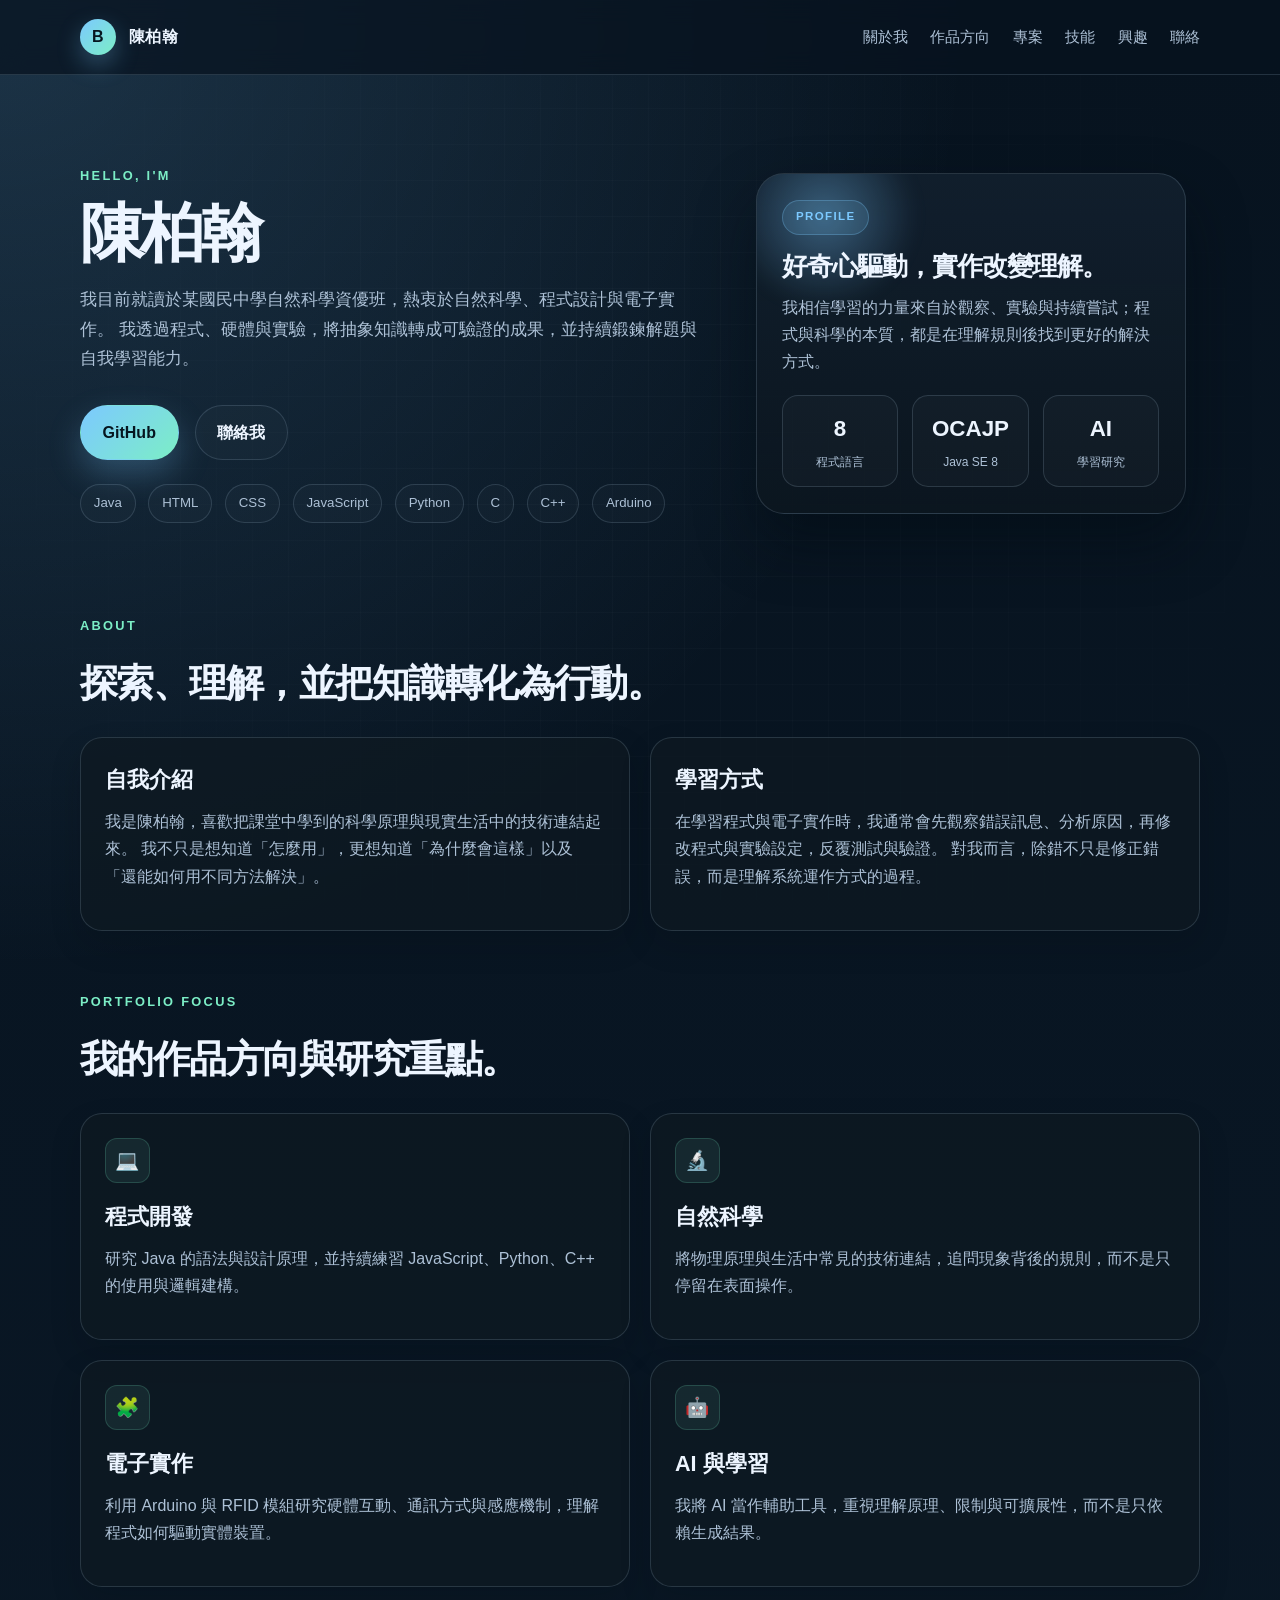
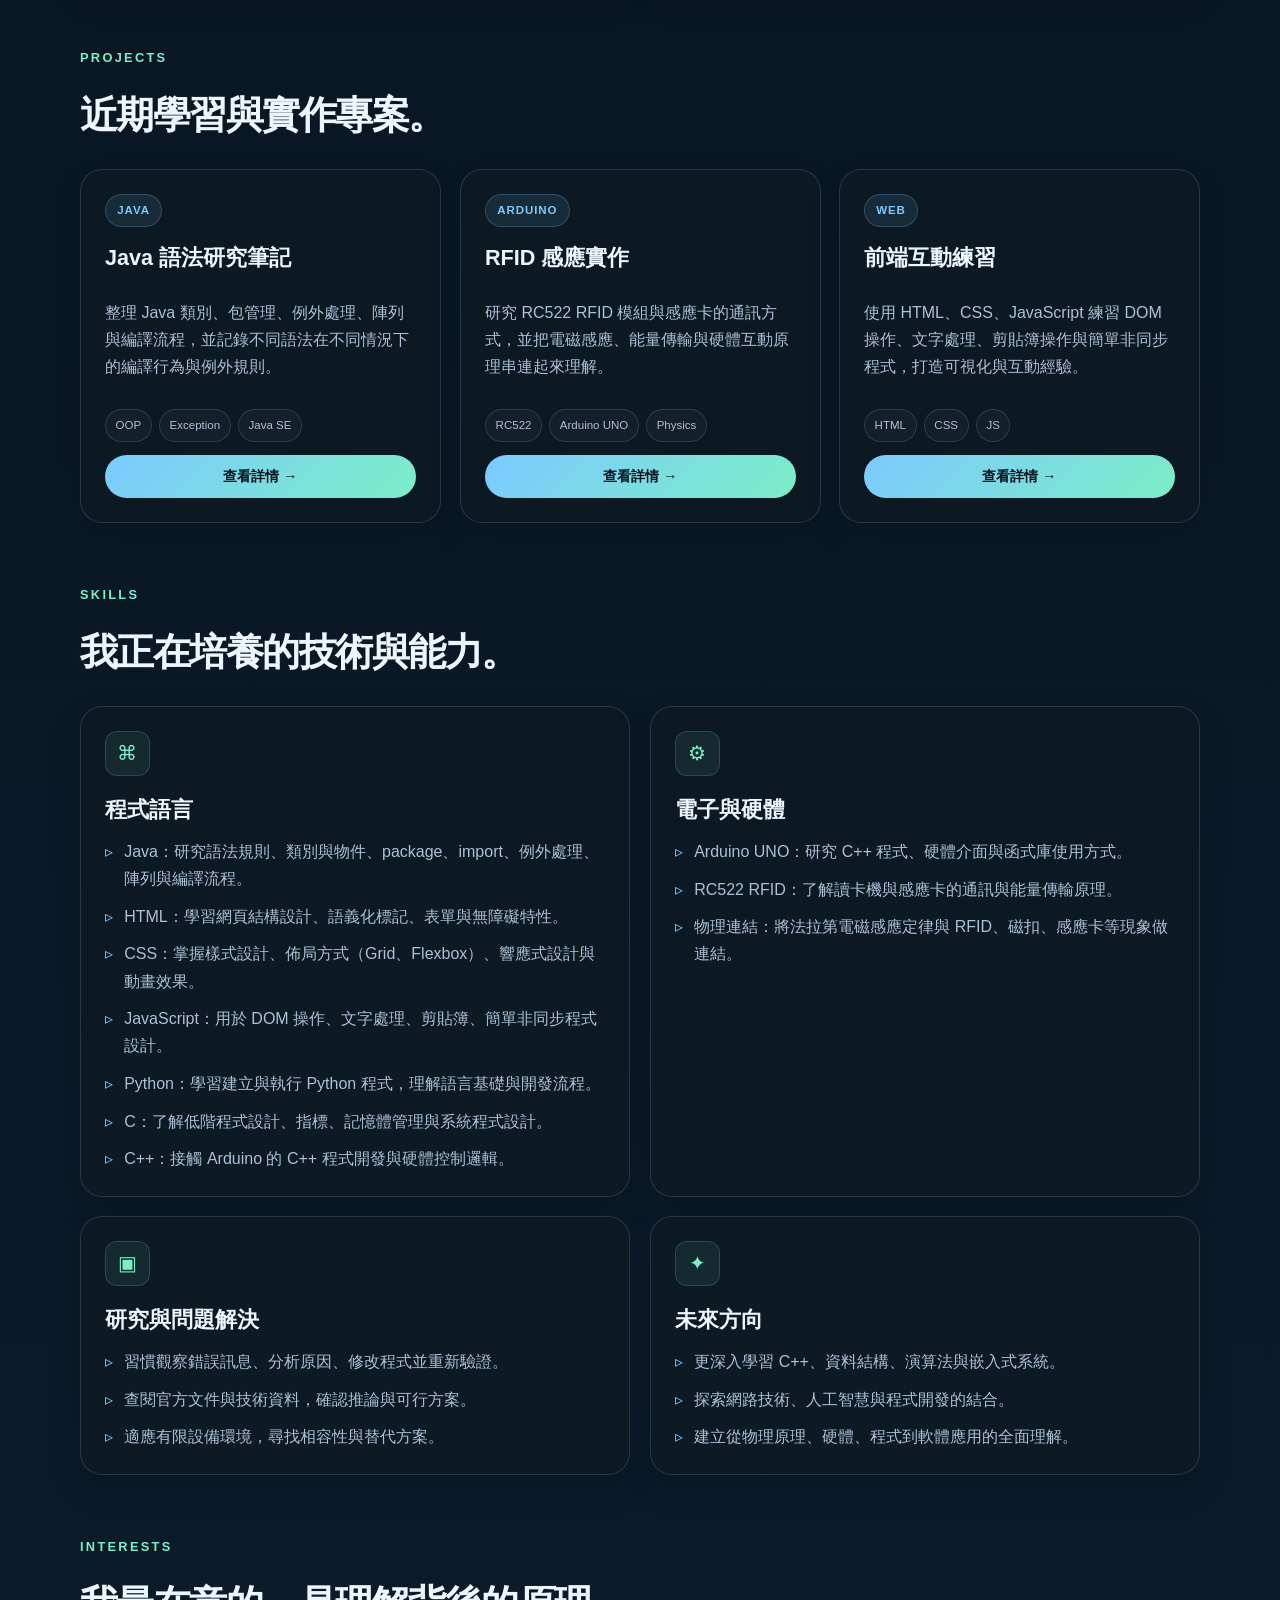
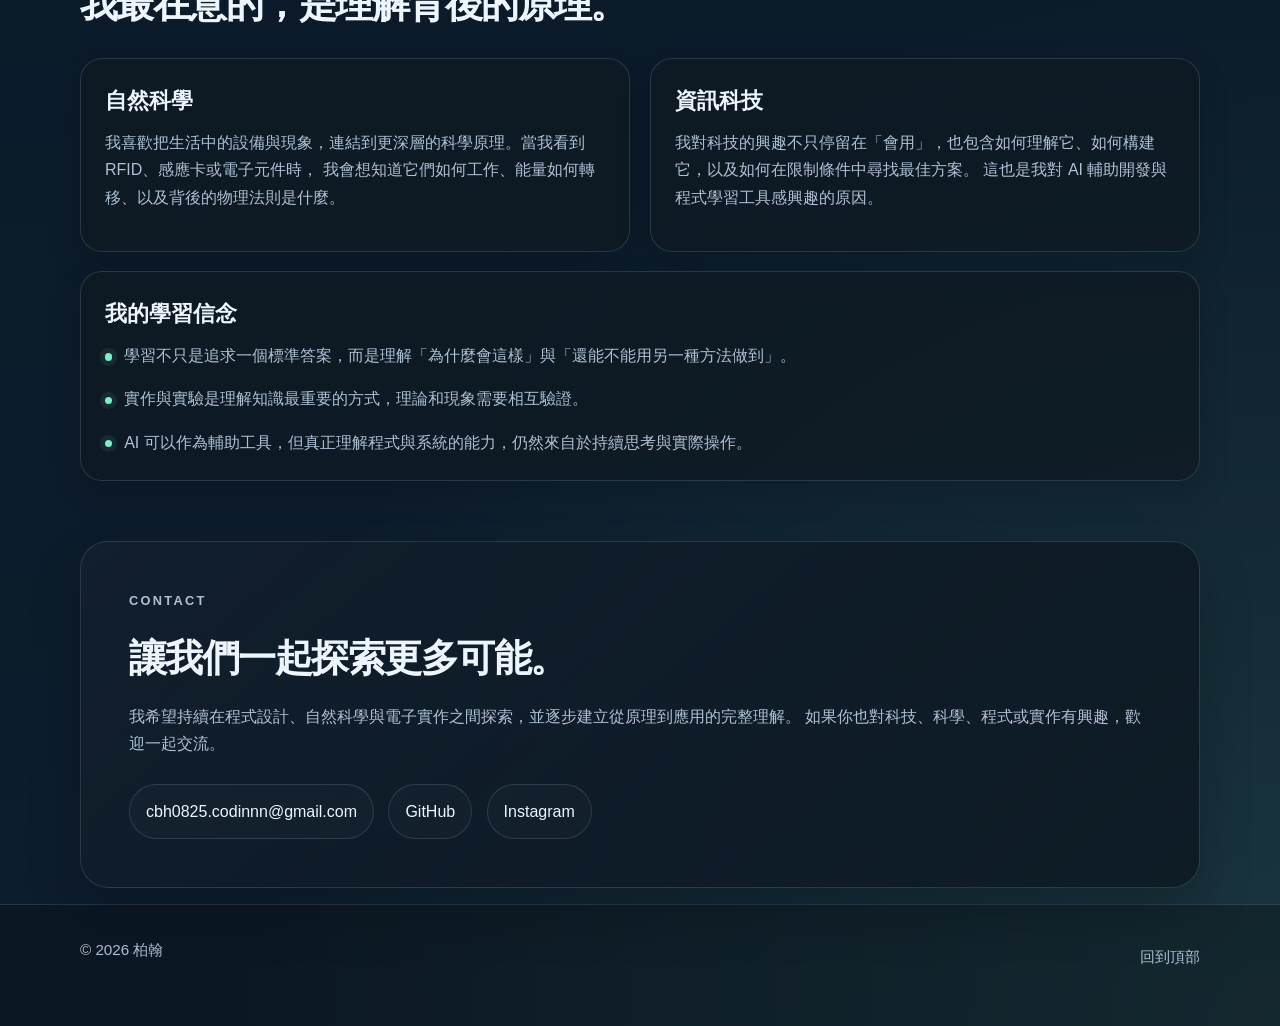
<file: index.html>
<!DOCTYPE html>
<html lang="zh-Hant">

<head>
    <!-- Google tag (gtag.js) -->
    <script async src="https://www.googletagmanager.com/gtag/js?id=G-JLL4PDPGGX"></script>
    <script>
      window.dataLayer = window.dataLayer || [];
      function gtag(){dataLayer.push(arguments);}
      gtag('js', new Date());
      gtag('config', 'G-JLL4PDPGGX');
    </script>
    <meta charset="UTF-8" />
    <meta name="viewport" content="width=device-width, initial-scale=1.0" />
    <meta name="description" content="陳柏翰的自我介紹網站，分享我的學習旅程、程式設計興趣、自然科學探索與電子實作研究。" />
    <meta name="keywords" content="陳柏翰, 自我介紹, 程式設計, 自然科學, Arduino, Java, JavaScript, Python, C++, RFID" />
    <meta name="author" content="陳柏翰" />
    <meta name="robots" content="index, follow" />
    <meta property="og:title" content="陳柏翰｜自然科學與資訊科技探索者" />
    <meta property="og:description" content="從程式設計到電子實作，探索自然科學與資訊科技的交會點。" />
    <meta property="og:type" content="website" />
    <meta property="og:image" content="" />
    <title>陳柏翰｜自然科學與資訊科技探索者</title>
    <link rel="stylesheet" href="css/styles.css" />
</head>

<body>
    <header class="site-header">
        <nav class="navbar container" aria-label="主導覽">
            <a class="brand" href="#top" aria-label="回到首頁">
                <span class="brand-mark">B</span>
                <span>陳柏翰</span>
            </a>
            <div class="nav-links">
                <a href="#about">關於我</a>
                <a href="#portfolio">作品方向</a>
                <a href="#projects">專案</a>
                <a href="#skills">技能</a>
                <a href="#interests">興趣</a>
                <a href="#contact">聯絡</a>
            </div>
        </nav>
    </header>

    <main id="top">
        <section class="hero" aria-labelledby="hero-title">
            <div class="container hero-grid">
                <div class="hero-copy reveal">
                    <p class="eyebrow">Hello, I'm</p>
                    <h1 id="hero-title">陳柏翰</h1>
                    <p class="lead">
                        我目前就讀於某國民中學自然科學資優班，熱衷於自然科學、程式設計與電子實作。
                        我透過程式、硬體與實驗，將抽象知識轉成可驗證的成果，並持續鍛鍊解題與自我學習能力。
                    </p>

                    <div class="cta-row">
                        <a class="primary-btn" href="https://github.com/cbh-0825" target="_blank"
                            rel="noopener noreferrer">GitHub</a>
                        <a class="secondary-btn" href="#contact">聯絡我</a>
                    </div>

                    <div class="mini-meta" aria-label="興趣標籤">
                        <span>Java</span>
                        <span>HTML</span>
                        <span>CSS</span>
                        <span>JavaScript</span>
                        <span>Python</span>
                        <span>C</span>
                        <span>C++</span>
                        <span>Arduino</span>
                    </div>
                </div>

                <div class="hero-panel reveal">
                    <aside class="hero-card" aria-label="個人簡介卡片">
                        <div class="profile-tag">Profile</div>
                        <h2>好奇心驅動，實作改變理解。</h2>
                        <p>
                            我相信學習的力量來自於觀察、實驗與持續嘗試；程式與科學的本質，都是在理解規則後找到更好的解決方式。
                        </p>

                        <div class="stat-list">
                            <div class="stat">
                                <strong>8</strong>
                                <span>程式語言</span>
                            </div>
                            <div class="stat">
                                <strong>OCAJP</strong>
                                <span>Java SE 8</span>
                            </div>
                            <div class="stat">
                                <strong>AI</strong>
                                <span>學習研究</span>
                            </div>
                        </div>
                    </aside>
                </div>
            </div>
        </section>

        <section id="about" class="section" aria-labelledby="about-heading">
            <div class="container">
                <div class="section-head reveal">
                    <p class="eyebrow">About</p>
                    <h2 id="about-heading">探索、理解，並把知識轉化為行動。</h2>
                </div>

                <div class="split-grid">
                    <article class="card reveal">
                        <h3>自我介紹</h3>
                        <p>
                            我是陳柏翰，喜歡把課堂中學到的科學原理與現實生活中的技術連結起來。
                            我不只是想知道「怎麼用」，更想知道「為什麼會這樣」以及「還能如何用不同方法解決」。
                        </p>
                    </article>

                    <article class="card reveal">
                        <h3>學習方式</h3>
                        <p>
                            在學習程式與電子實作時，我通常會先觀察錯誤訊息、分析原因，再修改程式與實驗設定，反覆測試與驗證。
                            對我而言，除錯不只是修正錯誤，而是理解系統運作方式的過程。
                        </p>
                    </article>
                </div>
            </div>
        </section>

        <section id="portfolio" class="section" aria-labelledby="portfolio-heading">
            <div class="container">
                <div class="section-head reveal">
                    <p class="eyebrow">Portfolio Focus</p>
                    <h2 id="portfolio-heading">我的作品方向與研究重點。</h2>
                </div>

                <div class="cards-grid">
                    <article class="card reveal">
                        <span class="icon" aria-hidden="true">💻</span>
                        <h3>程式開發</h3>
                        <p>研究 Java 的語法與設計原理，並持續練習 JavaScript、Python、C++ 的使用與邏輯建構。</p>
                    </article>

                    <article class="card reveal">
                        <span class="icon" aria-hidden="true">🔬</span>
                        <h3>自然科學</h3>
                        <p>將物理原理與生活中常見的技術連結，追問現象背後的規則，而不是只停留在表面操作。</p>
                    </article>

                    <article class="card reveal">
                        <span class="icon" aria-hidden="true">🧩</span>
                        <h3>電子實作</h3>
                        <p>利用 Arduino 與 RFID 模組研究硬體互動、通訊方式與感應機制，理解程式如何驅動實體裝置。</p>
                    </article>

                    <article class="card reveal">
                        <span class="icon" aria-hidden="true">🤖</span>
                        <h3>AI 與學習</h3>
                        <p>我將 AI 當作輔助工具，重視理解原理、限制與可擴展性，而不是只依賴生成結果。</p>
                    </article>
                </div>
            </div>
        </section>

        <section id="projects" class="section" aria-labelledby="projects-heading">
            <div class="container">
                <div class="section-head reveal">
                    <p class="eyebrow">Projects</p>
                    <h2 id="projects-heading">近期學習與實作專案。</h2>
                </div>

                <div class="project-grid">
                    <article class="card project-card reveal">
                        <span class="project-tag">Java</span>
                        <h3>Java 語法研究筆記</h3>
                        <p>整理 Java 類別、包管理、例外處理、陣列與編譯流程，並記錄不同語法在不同情況下的編譯行為與例外規則。</p>
                        <div class="project-meta">
                            <span>OOP</span>
                            <span>Exception</span>
                            <span>Java SE</span>
                        </div>
                        <a href="projects/projects.html#java" class="card-link">查看詳情 →</a>
                    </article>

                    <article class="card project-card reveal">
                        <span class="project-tag">Arduino</span>
                        <h3>RFID 感應實作</h3>
                        <p>研究 RC522 RFID 模組與感應卡的通訊方式，並把電磁感應、能量傳輸與硬體互動原理串連起來理解。</p>
                        <div class="project-meta">
                            <span>RC522</span>
                            <span>Arduino UNO</span>
                            <span>Physics</span>
                        </div>
                        <a href="projects/projects.html#rfid" class="card-link">查看詳情 →</a>
                    </article>

                    <article class="card project-card reveal">
                        <span class="project-tag">Web</span>
                        <h3>前端互動練習</h3>
                        <p>使用 HTML、CSS、JavaScript 練習 DOM 操作、文字處理、剪貼簿操作與簡單非同步程式，打造可視化與互動經驗。</p>
                        <div class="project-meta">
                            <span>HTML</span>
                            <span>CSS</span>
                            <span>JS</span>
                        </div>
                        <a href="projects/projects.html#web" class="card-link">查看詳情 →</a>
                    </article>
                </div>
            </div>
        </section>

        <section id="skills" class="section" aria-labelledby="skills-heading">
            <div class="container">
                <div class="section-head reveal">
                    <p class="eyebrow">Skills</p>
                    <h2 id="skills-heading">我正在培養的技術與能力。</h2>
                </div>

                <div class="cards-grid">
                    <article class="card reveal">
                        <span class="icon" aria-hidden="true">⌘</span>
                        <h3>程式語言</h3>
                        <ul class="skill-list">
                            <li>Java：研究語法規則、類別與物件、package、import、例外處理、陣列與編譯流程。</li>
                            <li>HTML：學習網頁結構設計、語義化標記、表單與無障礙特性。</li>
                            <li>CSS：掌握樣式設計、佈局方式（Grid、Flexbox）、響應式設計與動畫效果。</li>
                            <li>JavaScript：用於 DOM 操作、文字處理、剪貼簿、簡單非同步程式設計。</li>
                            <li>Python：學習建立與執行 Python 程式，理解語言基礎與開發流程。</li>
                            <li>C：了解低階程式設計、指標、記憶體管理與系統程式設計。</li>
                            <li>C++：接觸 Arduino 的 C++ 程式開發與硬體控制邏輯。</li>
                        </ul>
                    </article>

                    <article class="card reveal">
                        <span class="icon" aria-hidden="true">⚙</span>
                        <h3>電子與硬體</h3>
                        <ul class="skill-list">
                            <li>Arduino UNO：研究 C++ 程式、硬體介面與函式庫使用方式。</li>
                            <li>RC522 RFID：了解讀卡機與感應卡的通訊與能量傳輸原理。</li>
                            <li>物理連結：將法拉第電磁感應定律與 RFID、磁扣、感應卡等現象做連結。</li>
                        </ul>
                    </article>

                    <article class="card reveal">
                        <span class="icon" aria-hidden="true">▣</span>
                        <h3>研究與問題解決</h3>
                        <ul class="skill-list">
                            <li>習慣觀察錯誤訊息、分析原因、修改程式並重新驗證。</li>
                            <li>查閱官方文件與技術資料，確認推論與可行方案。</li>
                            <li>適應有限設備環境，尋找相容性與替代方案。</li>
                        </ul>
                    </article>

                    <article class="card reveal">
                        <span class="icon" aria-hidden="true">✦</span>
                        <h3>未來方向</h3>
                        <ul class="skill-list">
                            <li>更深入學習 C++、資料結構、演算法與嵌入式系統。</li>
                            <li>探索網路技術、人工智慧與程式開發的結合。</li>
                            <li>建立從物理原理、硬體、程式到軟體應用的全面理解。</li>
                        </ul>
                    </article>
                </div>
            </div>
        </section>

        <section id="interests" class="section" aria-labelledby="interests-heading">
            <div class="container">
                <div class="section-head reveal">
                    <p class="eyebrow">Interests</p>
                    <h2 id="interests-heading">我最在意的，是理解背後的原理。</h2>
                </div>

                <div class="split-grid">
                    <article class="card reveal">
                        <h3>自然科學</h3>
                        <p>
                            我喜歡把生活中的設備與現象，連結到更深層的科學原理。當我看到 RFID、感應卡或電子元件時，
                            我會想知道它們如何工作、能量如何轉移、以及背後的物理法則是什麼。
                        </p>
                    </article>

                    <article class="card reveal">
                        <h3>資訊科技</h3>
                        <p>
                            我對科技的興趣不只停留在「會用」，也包含如何理解它、如何構建它，以及如何在限制條件中尋找最佳方案。
                            這也是我對 AI 輔助開發與程式學習工具感興趣的原因。
                        </p>
                    </article>
                </div>

                <div class="card reveal" style="margin-top: 1.2rem;">
                    <h3>我的學習信念</h3>
                    <ul class="timeline">
                        <li>學習不只是追求一個標準答案，而是理解「為什麼會這樣」與「還能不能用另一種方法做到」。</li>
                        <li>實作與實驗是理解知識最重要的方式，理論和現象需要相互驗證。</li>
                        <li>AI 可以作為輔助工具，但真正理解程式與系統的能力，仍然來自於持續思考與實際操作。</li>
                    </ul>
                </div>
            </div>
        </section>

        <section id="contact" class="section" aria-labelledby="contact-heading">
            <div class="container">
                <div class="contact-box reveal">
                    <p class="eyebrow">Contact</p>
                    <h2 id="contact-heading">讓我們一起探索更多可能。</h2>
                    <p>
                        我希望持續在程式設計、自然科學與電子實作之間探索，並逐步建立從原理到應用的完整理解。
                        如果你也對科技、科學、程式或實作有興趣，歡迎一起交流。
                    </p>

                    <div class="contact-links">
                        <a href="mailto:cbh0825.codinnn@gmail.com">cbh0825.codinnn@gmail.com</a>
                        <a href="https://github.com/cbh-0825" target="_blank" rel="noopener noreferrer">GitHub</a>
                        <a href="https://instagram.com/hcchen._.825" target="_blank"
                            rel="noopener noreferrer">Instagram</a>
                    </div>
                </div>
            </div>
        </section>
    </main>

    <footer class="site-footer">
        <div class="container footer-inner">
            <p>© 2026 柏翰</p>
            <a href="#top">回到頂部</a>
        </div>
    </footer>

    <script>
        const revealItems = document.querySelectorAll('.reveal');
        const observer = new IntersectionObserver((entries) => {
            entries.forEach((entry) => {
                if (entry.isIntersecting) {
                    entry.target.classList.add('visible');
                    observer.unobserve(entry.target);
                }
            });
        }, { threshold: 0.18 });

        revealItems.forEach((item) => observer.observe(item));

        const prefersReducedMotion = window.matchMedia('(prefers-reduced-motion: reduce)').matches;
        if (!prefersReducedMotion) {
            document.addEventListener('pointermove', (event) => {
                const card = document.querySelector('.hero-card');
                if (!card) return;

                const x = (event.clientX / window.innerWidth - 0.5) * 18;
                const y = (event.clientY / window.innerHeight - 0.5) * 18;
                card.style.transform = `translate(${x * 0.8}px, ${y * 0.8}px)`;
            });
        }
    </script>
</body>

</html>
</file>
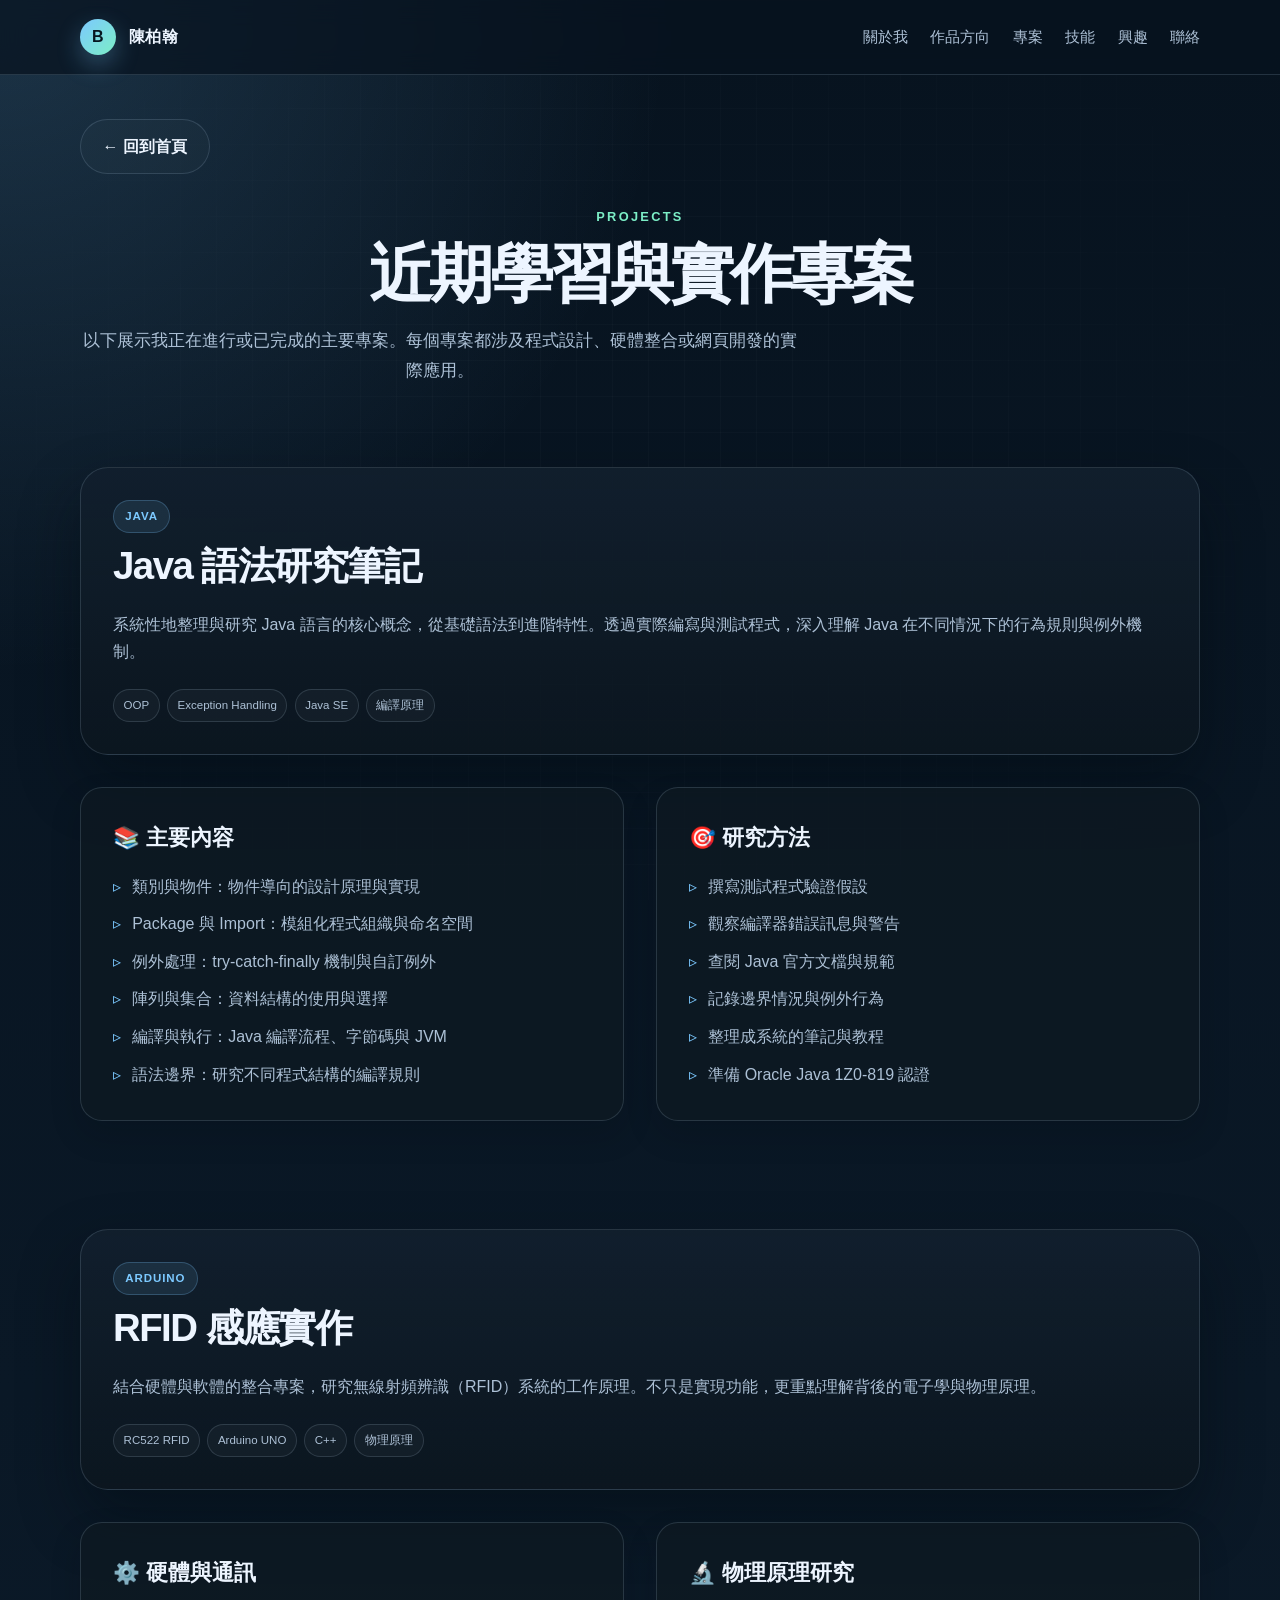
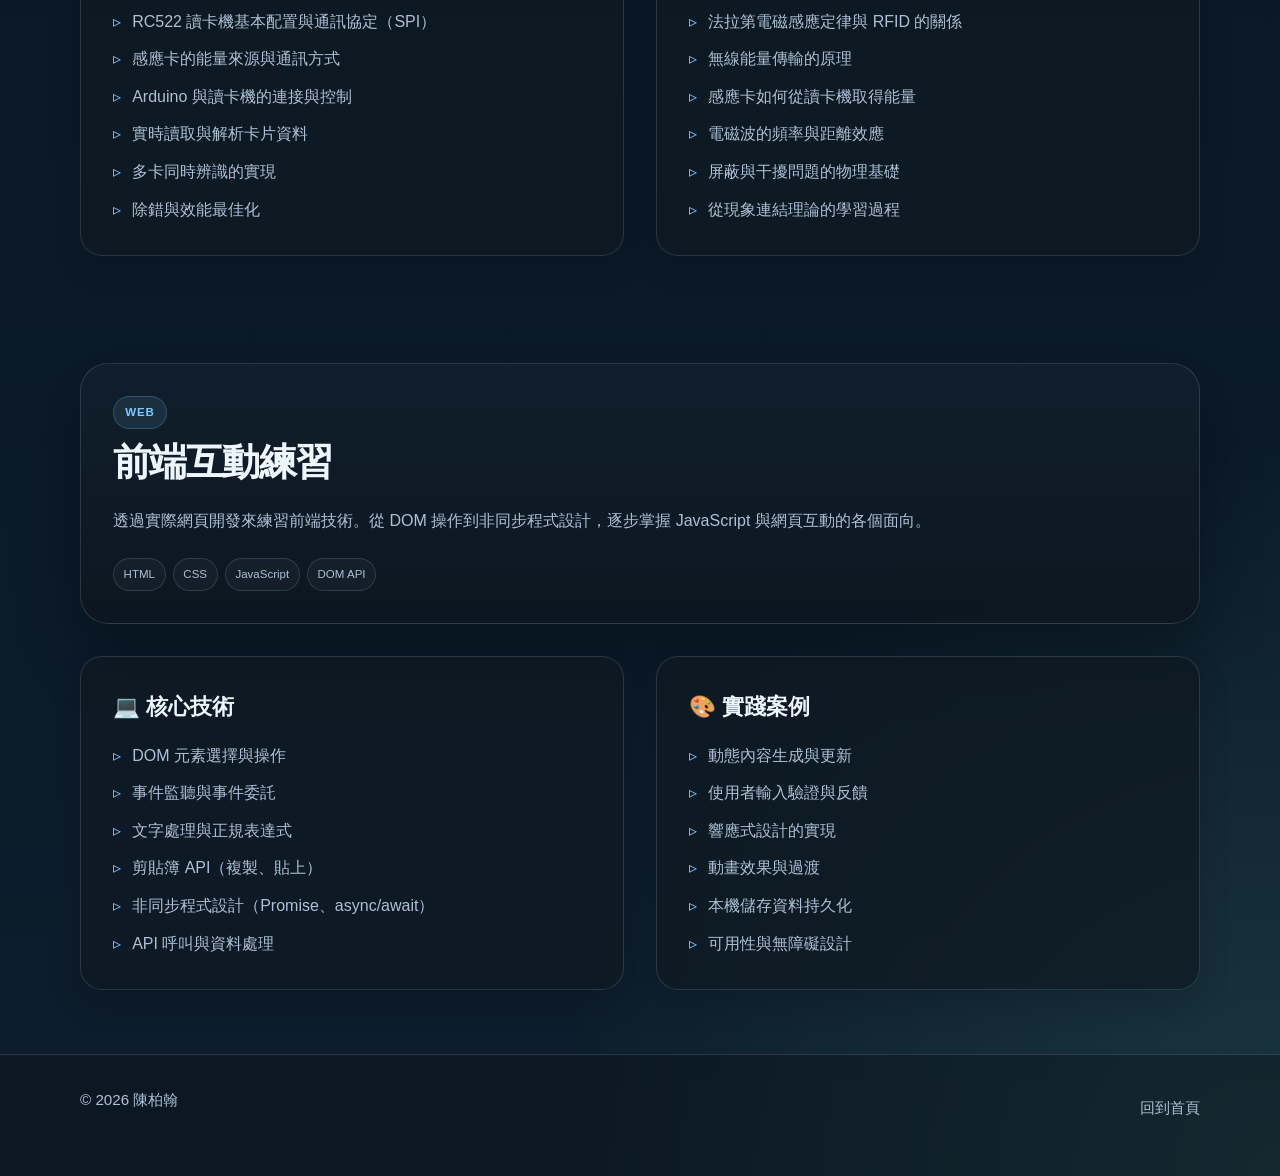
<file: projects/projects.html>
<!DOCTYPE html>
<html lang="zh-Hant">

<head>
    <!-- Google tag (gtag.js) -->
    <script async src="https://www.googletagmanager.com/gtag/js?id=G-JLL4PDPGGX"></script>
    <script>
      window.dataLayer = window.dataLayer || [];
      function gtag(){dataLayer.push(arguments);}
      gtag('js', new Date());
      gtag('config', 'G-JLL4PDPGGX');
    </script>
    <meta charset="UTF-8" />
    <meta name="viewport" content="width=device-width, initial-scale=1.0" />
    <meta name="description" content="陳柏翰的專案展示｜包括 Java 語法研究、RFID 感應實作與前端互動練習。" />
    <meta name="keywords" content="專案, Java, RFID, Arduino, 網頁開發, 前端" />
    <meta name="author" content="陳柏翰" />
    <meta name="robots" content="index, follow" />
    <meta property="og:title" content="陳柏翰的專案展示｜自然科學與資訊科技探索" />
    <meta property="og:description" content="近期學習與實作的專案合集。" />
    <meta property="og:type" content="website" />
    <title>專案展示｜陳柏翰</title>
    <link rel="stylesheet" href="../css/styles.css" />
</head>

<body>
    <header class="site-header">
        <nav class="navbar container" aria-label="主導覽">
            <a class="brand" href="../index.html" aria-label="回到首頁">
                <span class="brand-mark">B</span>
                <span>陳柏翰</span>
            </a>
            <div class="nav-links">
                <a href="../index.html#about">關於我</a>
                <a href="../index.html#portfolio">作品方向</a>
                <a href="../index.html#projects">專案</a>
                <a href="../index.html#skills">技能</a>
                <a href="../index.html#interests">興趣</a>
                <a href="../index.html#contact">聯絡</a>
            </div>
        </nav>
    </header>

    <main>
        <section class="section">
            <div class="container">
                <a href="../index.html#projects" class="back-btn">← 回到首頁</a>

                <div class="section-head reveal" style="text-align: center;">
                    <p class="eyebrow">Projects</p>
                    <h1>近期學習與實作專案</h1>
                    <p class="lead">以下展示我正在進行或已完成的主要專案。每個專案都涉及程式設計、硬體整合或網頁開發的實際應用。</p>
                </div>
            </div>
        </section>

        <!-- Java 專案 -->
        <section class="section" id="java">
            <div class="container">
                <div class="project-detail reveal">
                    <div class="project-header">
                        <span class="project-tag">Java</span>
                        <h2>Java 語法研究筆記</h2>
                        <p>系統性地整理與研究 Java 語言的核心概念，從基礎語法到進階特性。透過實際編寫與測試程式，深入理解 Java 在不同情況下的行為規則與例外機制。</p>
                        <div class="project-meta">
                            <span>OOP</span>
                            <span>Exception Handling</span>
                            <span>Java SE</span>
                            <span>編譯原理</span>
                        </div>
                    </div>

                    <div class="project-content">
                        <div class="project-section reveal">
                            <h3>📚 主要內容</h3>
                            <ul class="project-list">
                                <li>類別與物件：物件導向的設計原理與實現</li>
                                <li>Package 與 Import：模組化程式組織與命名空間</li>
                                <li>例外處理：try-catch-finally 機制與自訂例外</li>
                                <li>陣列與集合：資料結構的使用與選擇</li>
                                <li>編譯與執行：Java 編譯流程、字節碼與 JVM</li>
                                <li>語法邊界：研究不同程式結構的編譯規則</li>
                            </ul>
                        </div>

                        <div class="project-section reveal">
                            <h3>🎯 研究方法</h3>
                            <ul class="project-list">
                                <li>撰寫測試程式驗證假設</li>
                                <li>觀察編譯器錯誤訊息與警告</li>
                                <li>查閱 Java 官方文檔與規範</li>
                                <li>記錄邊界情況與例外行為</li>
                                <li>整理成系統的筆記與教程</li>
                                <li>準備 Oracle Java 1Z0-819 認證</li>
                            </ul>
                        </div>
                    </div>
                </div>
            </div>
        </section>

        <!-- RFID 專案 -->
        <section class="section" id="rfid">
            <div class="container">
                <div class="project-detail reveal">
                    <div class="project-header">
                        <span class="project-tag">Arduino</span>
                        <h2>RFID 感應實作</h2>
                        <p>結合硬體與軟體的整合專案，研究無線射頻辨識（RFID）系統的工作原理。不只是實現功能，更重點理解背後的電子學與物理原理。</p>
                        <div class="project-meta">
                            <span>RC522 RFID</span>
                            <span>Arduino UNO</span>
                            <span>C++</span>
                            <span>物理原理</span>
                        </div>
                    </div>

                    <div class="project-content">
                        <div class="project-section reveal">
                            <h3>⚙️ 硬體與通訊</h3>
                            <ul class="project-list">
                                <li>RC522 讀卡機基本配置與通訊協定（SPI）</li>
                                <li>感應卡的能量來源與通訊方式</li>
                                <li>Arduino 與讀卡機的連接與控制</li>
                                <li>實時讀取與解析卡片資料</li>
                                <li>多卡同時辨識的實現</li>
                                <li>除錯與效能最佳化</li>
                            </ul>
                        </div>

                        <div class="project-section reveal">
                            <h3>🔬 物理原理研究</h3>
                            <ul class="project-list">
                                <li>法拉第電磁感應定律與 RFID 的關係</li>
                                <li>無線能量傳輸的原理</li>
                                <li>感應卡如何從讀卡機取得能量</li>
                                <li>電磁波的頻率與距離效應</li>
                                <li>屏蔽與干擾問題的物理基礎</li>
                                <li>從現象連結理論的學習過程</li>
                            </ul>
                        </div>
                    </div>
                </div>
            </div>
        </section>

        <!-- 前端互動練習 -->
        <section class="section" id="web">
            <div class="container">
                <div class="project-detail reveal">
                    <div class="project-header">
                        <span class="project-tag">Web</span>
                        <h2>前端互動練習</h2>
                        <p>透過實際網頁開發來練習前端技術。從 DOM 操作到非同步程式設計，逐步掌握 JavaScript 與網頁互動的各個面向。</p>
                        <div class="project-meta">
                            <span>HTML</span>
                            <span>CSS</span>
                            <span>JavaScript</span>
                            <span>DOM API</span>
                        </div>
                    </div>

                    <div class="project-content">
                        <div class="project-section reveal">
                            <h3>💻 核心技術</h3>
                            <ul class="project-list">
                                <li>DOM 元素選擇與操作</li>
                                <li>事件監聽與事件委託</li>
                                <li>文字處理與正規表達式</li>
                                <li>剪貼簿 API（複製、貼上）</li>
                                <li>非同步程式設計（Promise、async/await）</li>
                                <li>API 呼叫與資料處理</li>
                            </ul>
                        </div>

                        <div class="project-section reveal">
                            <h3>🎨 實踐案例</h3>
                            <ul class="project-list">
                                <li>動態內容生成與更新</li>
                                <li>使用者輸入驗證與反饋</li>
                                <li>響應式設計的實現</li>
                                <li>動畫效果與過渡</li>
                                <li>本機儲存資料持久化</li>
                                <li>可用性與無障礙設計</li>
                            </ul>
                        </div>
                    </div>
                </div>
            </div>
        </section>
    </main>

    <footer class="site-footer">
        <div class="container footer-inner">
            <p>© 2026 陳柏翰</p>
            <a href="../index.html#top">回到首頁</a>
        </div>
    </footer>

    <script>
        const revealItems = document.querySelectorAll('.reveal');
        const observer = new IntersectionObserver((entries) => {
            entries.forEach((entry) => {
                if (entry.isIntersecting) {
                    entry.target.classList.add('visible');
                    observer.unobserve(entry.target);
                }
            });
        }, { threshold: 0.18 });

        revealItems.forEach((item) => observer.observe(item));

        const prefersReducedMotion = window.matchMedia('(prefers-reduced-motion: reduce)').matches;
        if (!prefersReducedMotion) {
            document.addEventListener('pointermove', (event) => {
                const headers = document.querySelectorAll('.project-header');
                headers.forEach((header) => {
                    const x = (event.clientX / window.innerWidth - 0.5) * 12;
                    const y = (event.clientY / window.innerHeight - 0.5) * 12;
                    header.style.transform = `translate(${x * 0.6}px, ${y * 0.6}px)`;
                });
            });
        }
    </script>
</body>

</html>
</file>
<file: css/styles.css>
:root {
    --bg: #07131f;
    --bg-2: #0d1d2d;
    --bg-3: #112535;
    --surface: rgba(16, 29, 40, 0.88);
    --surface-strong: rgba(12, 22, 31, 0.96);
    --surface-soft: rgba(255, 255, 255, 0.03);
    --border: rgba(167, 194, 216, 0.18);
    --text: #edf5ff;
    --muted: #adc1d6;
    --accent: #7cc9ff;
    --accent-2: #7ceec6;
    --accent-3: #ffd166;
    --shadow: rgba(3, 11, 18, 0.45);
}

* {
    box-sizing: border-box;
}

html {
    scroll-behavior: smooth;
}

body {
    margin: 0;
    font-family: "Segoe UI", "Microsoft JhengHei", sans-serif;
    background:
        radial-gradient(circle at top left, rgba(124, 201, 255, 0.18), transparent 22%),
        radial-gradient(circle at bottom right, rgba(124, 238, 198, 0.12), transparent 24%),
        linear-gradient(180deg, var(--bg) 0%, var(--bg-2) 100%);
    color: var(--text);
    line-height: 1.7;
}

body::before {
    content: "";
    position: fixed;
    inset: 0;
    background-image: linear-gradient(rgba(255, 255, 255, 0.02) 1px, transparent 1px),
        linear-gradient(90deg, rgba(255, 255, 255, 0.02) 1px, transparent 1px);
    background-size: 36px 36px;
    mask-image: radial-gradient(circle at center, black 25%, transparent 100%);
    pointer-events: none;
}

a {
    color: inherit;
    text-decoration: none;
}

img {
    max-width: 100%;
    display: block;
}

.container {
    width: min(1120px, calc(100% - 2rem));
    margin: 0 auto;
}

.site-header {
    position: sticky;
    top: 0;
    z-index: 40;
    backdrop-filter: blur(12px);
    background: rgba(7, 19, 31, 0.72);
    border-bottom: 1px solid var(--border);
}

.navbar {
    display: flex;
    align-items: center;
    justify-content: space-between;
    min-height: 74px;
    gap: 1rem;
}

.brand {
    display: inline-flex;
    align-items: center;
    gap: 0.8rem;
    font-weight: 800;
    letter-spacing: 0.04em;
}

.brand-mark {
    display: inline-flex;
    align-items: center;
    justify-content: center;
    width: 2.25rem;
    height: 2.25rem;
    border-radius: 50%;
    background: linear-gradient(135deg, var(--accent), var(--accent-2));
    color: #06151f;
    box-shadow: 0 10px 25px rgba(124, 201, 255, 0.3);
}

.nav-links {
    display: flex;
    align-items: center;
    gap: 1.4rem;
    color: var(--muted);
    font-size: 0.95rem;
}

.nav-links a {
    transition: color 0.25s ease;
}

.nav-links a:hover,
.nav-links a:focus-visible {
    color: var(--text);
}

h1,
h2,
h3,
p {
    margin-top: 0;
}

h1 {
    margin-bottom: 1.2rem;
    font-size: clamp(2.7rem, 5vw, 5.2rem);
    line-height: 1.04;
    letter-spacing: -0.06em;
}

h2 {
    font-size: clamp(1.8rem, 3vw, 3rem);
    letter-spacing: -0.04em;
}

.eyebrow {
    margin: 0 0 0.8rem;
    font-size: 0.8rem;
    letter-spacing: 0.18em;
    text-transform: uppercase;
    color: var(--accent-2);
    font-weight: 700;
}

.hero {
    padding: clamp(4rem, 7vw, 7rem) 0 3rem;
}

.hero-grid {
    display: grid;
    grid-template-columns: 1.15fr 0.85fr;
    align-items: center;
    gap: 2.5rem;
}

.lead {
    max-width: 45rem;
    color: var(--muted);
    font-size: 1.08rem;
}

.cta-row {
    display: flex;
    flex-wrap: wrap;
    gap: 1rem;
    margin: 2rem 0 1.5rem;
}

.primary-btn,
.secondary-btn {
    display: inline-flex;
    align-items: center;
    justify-content: center;
    min-height: 3rem;
    padding: 0.8rem 1.35rem;
    border-radius: 999px;
    border: 1px solid transparent;
    font-weight: 700;
    transition: transform 0.25s ease, box-shadow 0.25s ease, border-color 0.25s ease;
}

.primary-btn {
    background: linear-gradient(135deg, var(--accent), var(--accent-2));
    color: #06151f;
    box-shadow: 0 14px 32px rgba(124, 201, 255, 0.26);
}

.secondary-btn {
    background: rgba(255, 255, 255, 0.02);
    border-color: var(--border);
    color: var(--text);
}

.primary-btn:hover,
.secondary-btn:hover,
.primary-btn:focus-visible,
.secondary-btn:focus-visible {
    transform: translateY(-2px);
}

.mini-meta {
    display: flex;
    flex-wrap: wrap;
    gap: 0.8rem;
}

.mini-meta span {
    display: inline-flex;
    align-items: center;
    padding: 0.45rem 0.8rem;
    border: 1px solid var(--border);
    border-radius: 999px;
    background: rgba(255, 255, 255, 0.02);
    color: var(--muted);
    font-size: 0.83rem;
}

.hero-panel {
    display: flex;
    justify-content: center;
}

.hero-card {
    position: relative;
    width: min(100%, 430px);
    padding: 1.6rem;
    border-radius: 28px;
    overflow: hidden;
    background: linear-gradient(180deg, rgba(17, 31, 45, 0.98), rgba(12, 22, 31, 0.9));
    border: 1px solid var(--border);
    box-shadow: 0 28px 60px var(--shadow);
    transition: transform 0.35s ease, box-shadow 0.35s ease;
}

.hero-card::before {
    content: "";
    position: absolute;
    inset: -20% auto auto -10%;
    width: 220px;
    height: 220px;
    border-radius: 50%;
    background: radial-gradient(circle, rgba(124, 201, 255, 0.38), transparent 60%);
    filter: blur(8px);
}

.profile-tag {
    position: relative;
    z-index: 1;
    display: inline-block;
    margin-bottom: 1rem;
    padding: 0.42rem 0.8rem;
    border-radius: 999px;
    background: rgba(124, 201, 255, 0.12);
    border: 1px solid rgba(124, 201, 255, 0.28);
    color: var(--accent);
    font-size: 0.72rem;
    letter-spacing: 0.12em;
    text-transform: uppercase;
    font-weight: 700;
}

.hero-card h2 {
    position: relative;
    z-index: 1;
    font-size: clamp(1.6rem, 2vw, 2.2rem);
    line-height: 1.2;
    margin-bottom: 0.8rem;
}

.hero-card p {
    position: relative;
    z-index: 1;
    color: var(--muted);
    margin-bottom: 1.2rem;
}

.stat-list {
    position: relative;
    z-index: 1;
    display: grid;
    grid-template-columns: repeat(3, minmax(0, 1fr));
    gap: 0.9rem;
}

.stat {
    padding: 0.9rem 0.7rem;
    border-radius: 16px;
    background: rgba(255, 255, 255, 0.025);
    border: 1px solid var(--border);
    text-align: center;
}

.stat strong {
    display: block;
    font-size: 1.4rem;
}

.stat span {
    display: block;
    margin-top: 0.2rem;
    color: var(--muted);
    font-size: 0.75rem;
}

.section {
    padding: 2.75rem 0 1rem;
}

.section-head {
    margin-bottom: 1.4rem;
}

.section-head h2 {
    font-size: clamp(1.8rem, 3vw, 3rem);
    letter-spacing: -0.04em;
    margin-bottom: 0;
}

.split-grid,
.cards-grid,
.project-grid {
    display: grid;
    grid-template-columns: repeat(2, minmax(0, 1fr));
    gap: 1.2rem;
}

.project-grid {
    grid-template-columns: repeat(3, minmax(0, 1fr));
}

.card {
    padding: 1.5rem;
    border-radius: 22px;
    background: rgba(14, 25, 34, 0.72);
    border: 1px solid var(--border);
    box-shadow: 0 14px 30px rgba(4, 11, 18, 0.18);
}

.project-card {
    display: flex;
    flex-direction: column;
    gap: 0.8rem;
    min-height: 100%;
}

.card-link {
    display: inline-flex;
    align-items: center;
    justify-content: center;
    min-height: 2.5rem;
    padding: 0.6rem 1.2rem;
    border-radius: 999px;
    background: linear-gradient(135deg, var(--accent), var(--accent-2));
    color: #06151f;
    font-weight: 700;
    font-size: 0.9rem;
    transition: transform 0.25s ease, box-shadow 0.25s ease;
    margin-top: auto;
}

.card-link:hover,
.card-link:focus-visible {
    transform: translateY(-2px);
    box-shadow: 0 14px 32px rgba(124, 201, 255, 0.26);
}

.project-tag {
    display: inline-flex;
    align-self: flex-start;
    align-items: center;
    padding: 0.35rem 0.7rem;
    border-radius: 999px;
    background: rgba(124, 201, 255, 0.1);
    border: 1px solid rgba(124, 201, 255, 0.24);
    color: var(--accent);
    font-size: 0.72rem;
    font-weight: 700;
    letter-spacing: 0.08em;
    text-transform: uppercase;
}

.project-meta {
    display: flex;
    flex-wrap: wrap;
    gap: 0.45rem;
    margin-top: auto;
}

.project-meta span {
    display: inline-flex;
    align-items: center;
    padding: 0.35rem 0.6rem;
    border-radius: 999px;
    background: rgba(255, 255, 255, 0.03);
    border: 1px solid var(--border);
    color: var(--muted);
    font-size: 0.72rem;
}

.card h3 {
    font-size: 1.35rem;
    margin-bottom: 0.6rem;
}

.card p,
.card li {
    color: var(--muted);
}

.icon {
    display: inline-flex;
    align-items: center;
    justify-content: center;
    width: 2.8rem;
    height: 2.8rem;
    border-radius: 12px;
    margin-bottom: 1rem;
    background: rgba(124, 238, 198, 0.08);
    border: 1px solid rgba(124, 238, 198, 0.18);
    color: var(--accent-2);
    font-size: 1.22rem;
}

.skill-list {
    list-style: none;
    padding-left: 0;
    margin: 0;
    display: grid;
    gap: 0.65rem;
}

.skill-list li {
    position: relative;
    padding-left: 1.2rem;
}

.skill-list li::before {
    content: "▹";
    position: absolute;
    left: 0;
    color: var(--accent);
}

.timeline {
    list-style: none;
    padding-left: 0;
    margin: 0;
    display: grid;
    gap: 1rem;
}

.timeline li {
    position: relative;
    padding-left: 1.2rem;
    color: var(--muted);
}

.timeline li::before {
    content: "";
    position: absolute;
    top: 0.7rem;
    left: 0;
    width: 0.45rem;
    height: 0.45rem;
    border-radius: 50%;
    background: var(--accent-2);
    box-shadow: 0 0 0 5px rgba(124, 238, 198, 0.08);
}

.contact-box {
    padding: clamp(2rem, 4vw, 3rem);
    border-radius: 28px;
    background: linear-gradient(140deg, rgba(18, 31, 45, 0.92), rgba(11, 22, 32, 0.78));
    border: 1px solid var(--border);
    box-shadow: 0 24px 50px rgba(7, 11, 17, 0.28);
}

.contact-box h2 {
    font-size: clamp(1.9rem, 3vw, 2.9rem);
    letter-spacing: -0.04em;
    margin-bottom: 0.8rem;
}

.contact-box p {
    color: var(--muted);
}

.contact-links {
    display: flex;
    flex-wrap: wrap;
    gap: 0.9rem;
    margin-top: 1.7rem;
}

.contact-links a {
    display: inline-flex;
    align-items: center;
    justify-content: center;
    min-height: 2.9rem;
    padding: 0.8rem 1rem;
    border-radius: 999px;
    border: 1px solid var(--border);
    background: rgba(255, 255, 255, 0.02);
    transition: border-color 0.25s ease, transform 0.25s ease;
}

.contact-links a:hover,
.contact-links a:focus-visible {
    border-color: rgba(124, 201, 255, 0.45);
    transform: translateY(-2px);
}

.project-detail {
    display: grid;
    gap: 2rem;
    margin-bottom: 3rem;
}

.project-header {
    padding: 2rem;
    border-radius: 28px;
    background: linear-gradient(180deg, rgba(17, 31, 45, 0.98), rgba(12, 22, 31, 0.9));
    border: 1px solid var(--border);
    box-shadow: 0 28px 60px var(--shadow);
}

.project-header h2 {
    margin-bottom: 0.8rem;
}

.project-header p {
    color: var(--muted);
    margin-bottom: 1.5rem;
}

.project-content {
    display: grid;
    grid-template-columns: 1fr 1fr;
    gap: 2rem;
}

.project-section {
    padding: 2rem;
    border-radius: 22px;
    background: rgba(14, 25, 34, 0.72);
    border: 1px solid var(--border);
    box-shadow: 0 14px 30px rgba(4, 11, 18, 0.18);
}

.project-section h3 {
    font-size: 1.35rem;
    margin-bottom: 1rem;
    color: var(--text);
}

.project-section p {
    color: var(--muted);
    margin-bottom: 1rem;
    line-height: 1.8;
}

.project-list {
    list-style: none;
    padding-left: 0;
    margin: 0;
    display: grid;
    gap: 0.65rem;
}

.project-list li {
    position: relative;
    padding-left: 1.2rem;
    color: var(--muted);
}

.project-list li::before {
    content: "▹";
    position: absolute;
    left: 0;
    color: var(--accent);
}

.back-btn {
    display: inline-flex;
    align-items: center;
    justify-content: center;
    min-height: 3rem;
    padding: 0.8rem 1.35rem;
    border-radius: 999px;
    border: 1px solid var(--border);
    background: rgba(255, 255, 255, 0.02);
    font-weight: 700;
    transition: transform 0.25s ease, box-shadow 0.25s ease;
    margin-bottom: 2rem;
}

.back-btn:hover,
.back-btn:focus-visible {
    transform: translateY(-2px);
    border-color: rgba(124, 201, 255, 0.45);
}

.site-footer {
    padding: 2rem 0 3rem;
    border-top: 1px solid var(--border);
    background: rgba(9, 15, 21, 0.36);
}

.footer-inner {
    display: flex;
    align-items: center;
    justify-content: space-between;
    gap: 1rem;
    color: var(--muted);
    font-size: 0.95rem;
}

.reveal {
    opacity: 0;
    transform: translateY(24px);
    transition: opacity 0.8s ease, transform 0.8s ease;
    will-change: opacity, transform;
}

.reveal.visible {
    opacity: 1;
    transform: translateY(0);
}

@media (max-width: 840px) {
    .hero-grid,
    .split-grid,
    .cards-grid {
        grid-template-columns: 1fr;
    }

    .project-grid {
        grid-template-columns: repeat(2, minmax(0, 1fr));
    }

    .project-content {
        grid-template-columns: 1fr;
    }

    .nav-links {
        gap: 0.8rem;
        font-size: 0.82rem;
    }

    .navbar {
        flex-wrap: wrap;
        justify-content: center;
        padding: 0.7rem 0;
    }

    .footer-inner {
        flex-direction: column;
        text-align: center;
    }
}

@media (max-width: 560px) {
    .cta-row,
    .contact-links {
        flex-direction: column;
        align-items: stretch;
    }

    .primary-btn,
    .secondary-btn,
    .contact-links a {
        width: 100%;
    }

    .stat-list {
        grid-template-columns: 1fr;
    }

    .project-grid {
        grid-template-columns: 1fr;
    }

    .back-btn {
        width: 100%;
    }

    .project-content {
        gap: 1rem;
    }

    .project-section {
        padding: 1.5rem;
    }
}

@media (prefers-reduced-motion: reduce) {
    html {
        scroll-behavior: auto;
    }

    *,
    *::before,
    *::after {
        animation: none !important;
        transition: none !important;
    }

    .reveal {
        opacity: 1;
        transform: none;
    }
}
</file>
